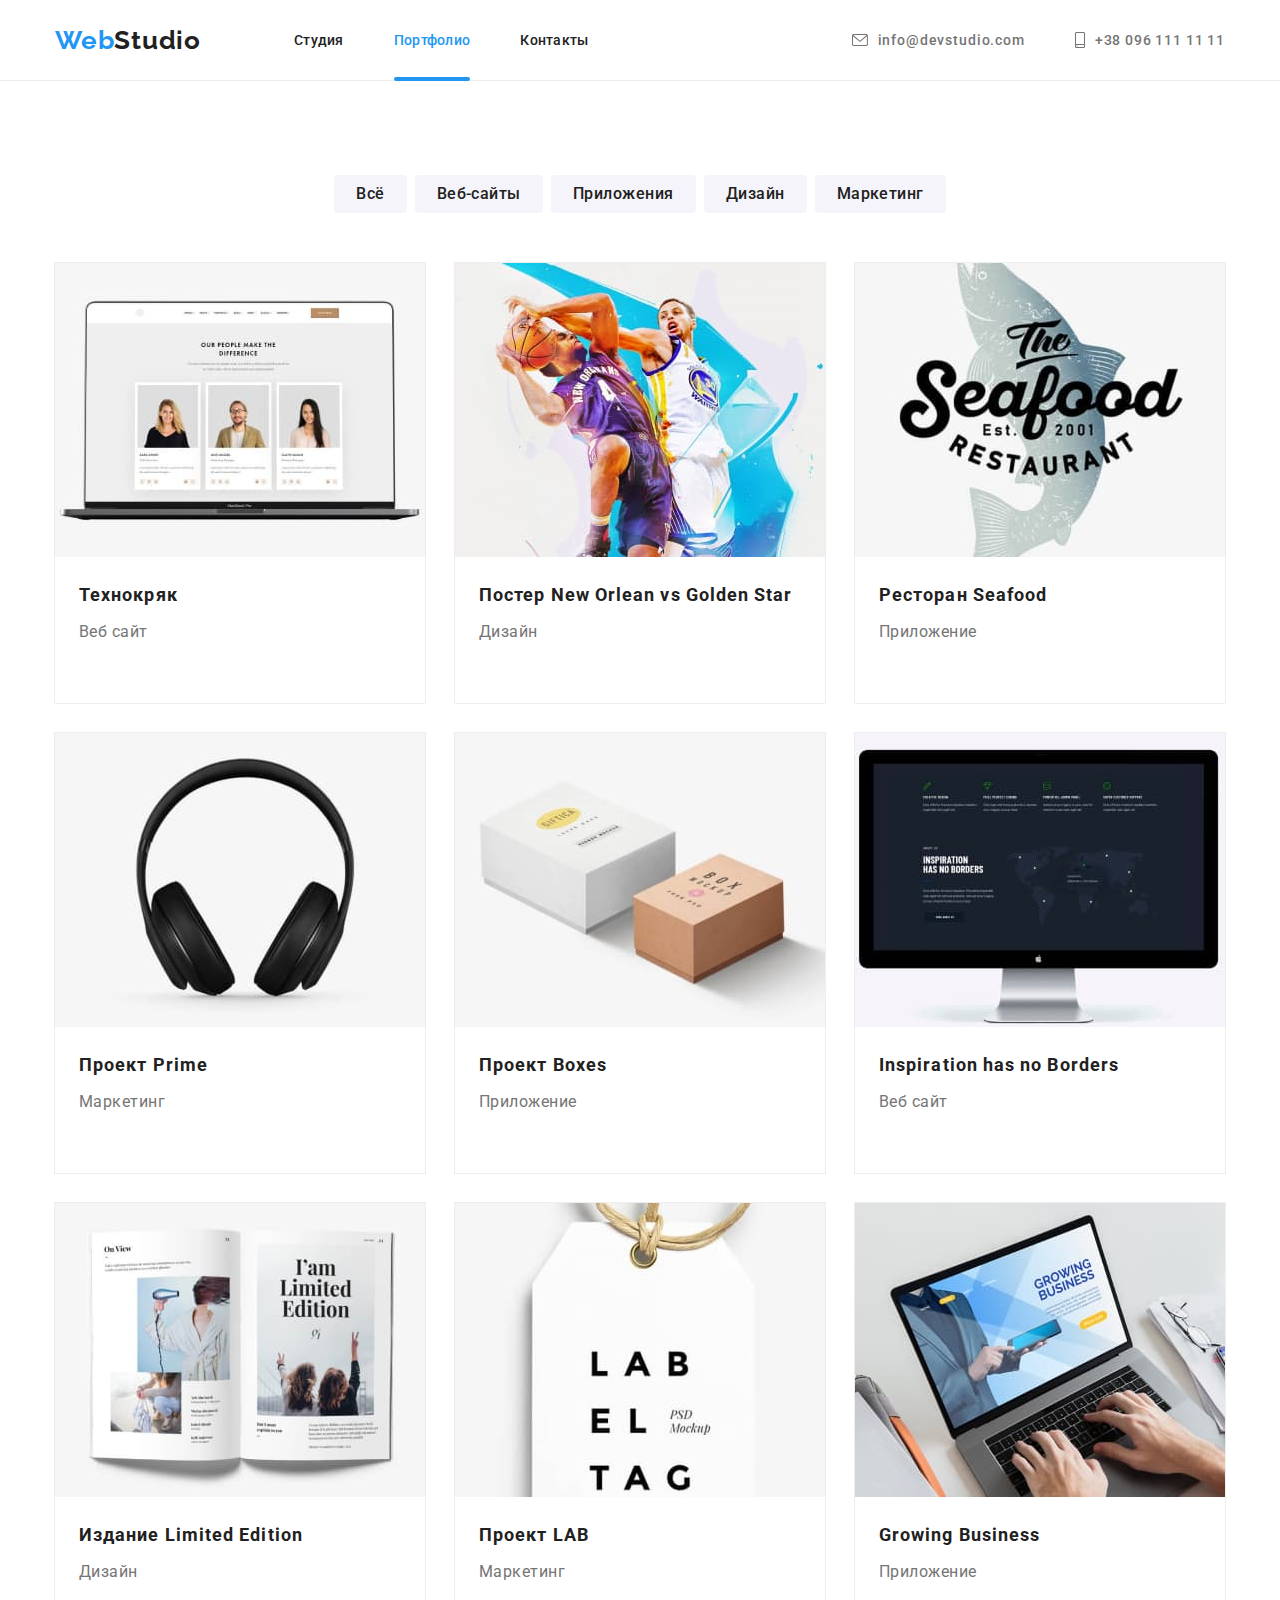
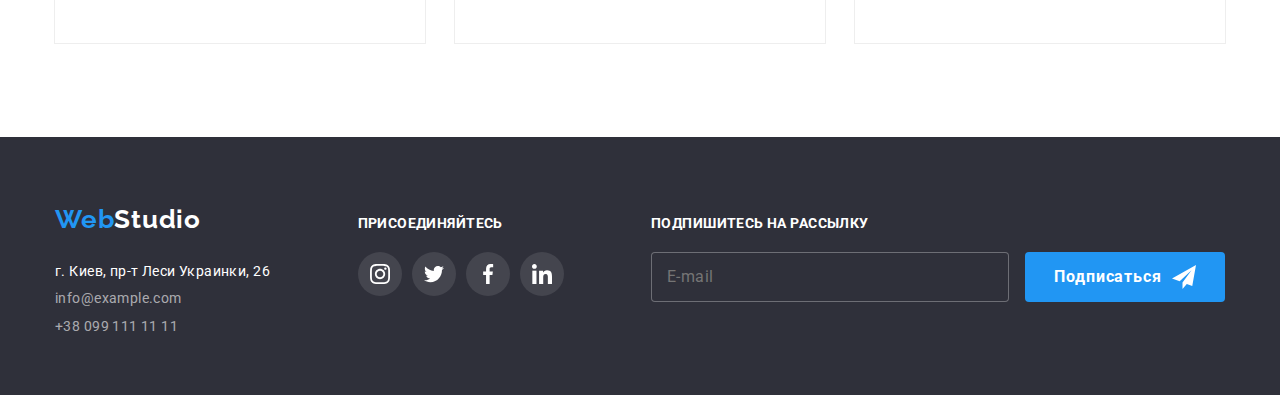
<file: portfolio.html>
<!DOCTYPE html>
<html lang="en">
<head>
    <meta charset="UTF-8">
    <meta http-equiv="X-UA-Compatible" content="IE=edge">
    <meta name="viewport" content="width=device-width, initial-scale=1.0">
    <title>Портфолио</title>    
    <link rel="stylesheet" href="./css/main.min.css">
    <link rel="preconnect" href="https://fonts.gstatic.com">
    <link href="https://fonts.googleapis.com/css2?family=Raleway:wght@700&family=Roboto:wght@400;500;700;900&display=swap"
        rel="stylesheet">
</head>
<body>
    <!--Шапка сайта-->
    <header class="header">
        <div class="container header__container">
            <a class="logo" href="">
                Web<span class="logo__subtext logo__subtext--black">Studio</span>
            </a>
            <nav class="nav">
                <ul class="nav__list">
                    <li class="nav__item">
                        <a class="nav__link" href="./index.html">Студия</a>
                    </li>
    
                    <li class="nav__item">
                        <a class="nav__link nav__link--current" href="./portfolio.html">Портфолио</a>
                    </li>
    
                    <li class="nav__item">
                        <a class="nav__link" href="">Контакты</a>
                    </li>
                </ul>
            </nav>
    
            <ul class="header-contacts">
                <li class="header-contacts__item">
                    <a class="header-contacts__link" href="mailto:info@devstudio.com">
                        <svg class="header-contacts__icon" width="16" height="12">
                            <use href="./images/icon.svg#mail"></use>
                        </svg>info@devstudio.com</a>
                </li>
    
                <li class="header-contacts__item">
                    <a class="header-contacts__link" href="tel:+380961111111">
                        <svg class="header-contacts__icon" width="10" height="16">
                            <use href="./images/icon.svg#tel"></use>
                        </svg>+38 096 111 11 11</a>
                </li>
            </ul>
            <button class="header__mobal-meny js-open-menu" aria-expanded="false" aria-controls="mobile-menu">
                <svg class="header__mobal-icon">
                    <use href="./images/icon.svg#menu"></use>
                </svg>
            </button>
        </div>
    
    </header>
    
    <main>
        <section class="portfolio">
            <!-- <h1> Портфолио работ </h1> -->
            <div class="container portfolio__container">
                <ul class="filters__list">
                    <li class="filters__item">
                        <button class="filters__button">Всё</button>
                    </li>

                    <li class="filters__item">
                        <button class="filters__button">Веб-сайты</button>
                    </li>

                    <li class="filters__item">
                        <button class="filters__button">Приложения</button>
                    </li>

                    <li class="filters__item">
                        <button class="filters__button">Дизайн</button>
                    </li>

                    <li class="filters__item">
                        <button class="filters__button">Маркетинг</button>
                    </li>
                </ul>
            
                <ul class="examples__list">
                    <li class="examples__item">
                        <a class="examples__link" href="">
                            <div class="examples__tumb">
                                <img
                                class="examples__image"
                                srcset="./images/technocruck.jpg 1x, ./images/technocruck@2x.jpg 2x"
                                src="./images/technocruck.jpg" 
                                alt="ноутбук с открытыми веб-сайтом">
                                <div class="examples__description">
                                    <p>Технокряк это современная площадка распространения коронавируса. Компании используют эту платформу для цифрового
                                    шпионажа и атак на защищённые сервера конкурентов.</p>
                                </div>
                            </div>
                            <div class="examples__box">
                                <h2 class="examples__title"> Технокряк </h2>
                                <p class="examples__text"> Веб сайт </p>
                            </div>
                        </a>
                    </li>
            
                    <li class="examples__item">
                        <a class="examples__link" href="">
                            <div class="examples__tumb">
                                <img
                                class="examples__image"
                                srcset="./images/basketball.jpg 1x, ./images/basketball@2x.jpg 2x"
                                src="./images/basketball.jpg" 
                                alt="игра в баскетбол">
                                <div class="examples__description">
                                    <p>Технокряк это современная площадка распространения коронавируса. Компании используют эту платформу для цифрового
                                        шпионажа и атак на защищённые сервера конкурентов.</p>
                                </div>
                            </div>
                            <div class="examples__box">
                                <h2 class="examples__title"> Постер New Orlean vs Golden Star </h2>
                                <p class="examples__text"> Дизайн </p>
                            </div>
                        </a>
                    </li>
            
                    <li class="examples__item">
                        <a class="examples__link" href="">
                            <div class="examples__tumb">
                                <img
                                class="examples__image"
                                srcset="./images/fish.jpg 1x, ./images/fish@2x.jpg 2x"
                                src="./images/fish.jpg"
                                alt="эмблема ресторана seafood с рыбой">
                                <div class="examples__description">
                                    <p>Технокряк это современная площадка распространения коронавируса. Компании используют эту платформу для цифрового
                                        шпионажа и атак на защищённые сервера конкурентов.</p>
                                </div>
                            </div>
                            <div class="examples__box">
                                <h2 class="examples__title"> Ресторан Seafood </h2>
                                <p class="examples__text"> Приложение </p>
                            </div>
                        </a>
                    </li>
            
                    <li class="examples__item">
                        <a class="examples__link" href="">
                            <div class="examples__tumb">
                                <img
                                class="examples__image"
                                srcset="./images/headphones.jpg 1x, ./images/headphones@2x.jpg 2x"
                                src="./images/headphones.jpg"
                                alt="фото наушников">
                                <div class="examples__description">
                                    <p>Технокряк это современная площадка распространения коронавируса. Компании используют эту платформу для цифрового
                                        шпионажа и атак на защищённые сервера конкурентов.</p>
                                </div>
                            </div>
                            <div class="examples__box">
                                <h2 class="examples__title"> Проект Prime </h2>
                                <p class="examples__text"> Маркетинг </p>
                            </div>
                        </a>
                    </li>
            
                    <li class="examples__item">
                        <a class="examples__link" href="">
                            <div class="examples__tumb">
                                <img
                                class="examples__image"
                                srcset="./images/boxed.jpg 1x, ./images/boxed@2x.jpg 2x"
                                src="./images/boxed.jpg"
                                alt="коробочки">
                                <div class="examples__description">
                                    <p>Технокряк это современная площадка распространения коронавируса. Компании используют эту платформу для цифрового
                                        шпионажа и атак на защищённые сервера конкурентов.</p>
                                </div>
                            </div>
                            <div class="examples__box">
                                <h2 class="examples__title"> Проект Boxes </h2>
                                <p class="examples__text"> Приложение </p>
                            </div>
                        </a>
                    </li>
            
                    <li class="examples__item">
                        <a class="examples__link" href="">
                            <div class="examples__tumb">
                                <img
                                class="examples__image"
                                srcset="./images/minitor-borders.jpg 1x, ./images/minitor-borders@2x.jpg 2x"
                                src="./images/minitor-borders.jpg"
                                alt="монитор с открытым веб-сайтом">
                                <div class="examples__description">
                                    <p>Технокряк это современная площадка распространения коронавируса. Компании используют эту платформу для цифрового
                                        шпионажа и атак на защищённые сервера конкурентов.</p>
                                </div>
                            </div>
                            <div class="examples__box">
                                <h2 class="examples__title"> Inspiration has no Borders </h2>
                                <p class="examples__text"> Веб сайт </p>
                            </div>
                        </a>
                    </li>
            
                    <li class="examples__item">
                        <a class="examples__link" href="">
                            <div class="examples__tumb">
                                <img
                                class="examples__image"
                                srcset="./images/book.jpg 1x, ./images/book@2x.jpg 2x"
                                src="./images/book.jpg"
                                alt="открытая книга">
                                <div class="examples__description">
                                    <p>Технокряк это современная площадка распространения коронавируса. Компании используют эту платформу для цифрового
                                        шпионажа и атак на защищённые сервера конкурентов.</p>
                                </div>
                            </div>
                            <div class="examples__box">
                                <h2 class="examples__title"> Издание Limited Edition </h2>
                                <p class="examples__text"> Дизайн </p>
                            </div>
                        </a>
                    </li>
            
                    <li class="examples__item">
                        <a class="examples__link" href="">
                            <div class="examples__tumb">
                                <img
                                class="examples__image"
                                srcset="./images/lab-project.jpg 1x, ./images/lab-project@2x.jpg 2x"
                                src="./images/lab-project.jpg"
                                alt="проект лаб">
                                <div class="examples__description">
                                    <p>Технокряк это современная площадка распространения коронавируса. Компании используют эту платформу для цифрового
                                        шпионажа и атак на защищённые сервера конкурентов.</p>
                                </div>
                            </div>
                            <div class="examples__box">
                                <h2 class="examples__title"> Проект LAB </h2>
                                <p class="examples__text"> Маркетинг </p>
                            </div>
                        </a>
                    </li>
            
                    <li class="examples__item">
                        <a class="examples__link" href="">
                            <div class="examples__tumb">
                                <img
                                class="examples__image"
                                srcset="./images/notebook.jpg 1x, ./images/notebook@2x.jpg 2x"
                                src="./images/notebook.jpg"
                                alt="открытый веб-сайт на ноутбуке">
                                <div class="examples__description">
                                    <p>Технокряк это современная площадка распространения коронавируса. Компании используют эту платформу для цифрового
                                        шпионажа и атак на защищённые сервера конкурентов.</p>
                                </div>
                            </div>
                            <div class="examples__box">
                                <h2 class="examples__title"> Growing Business </h2>
                                <p class="examples__text"> Приложение </p>
                            </div>
                        </a>
                    </li>
                    
                </ul>
            </div>
        </section>
        
    </main>
    
    <!--Футер-->
    <footer class="footer">
        <div class="container footer__container">
    
            <div class="footer-contacts">
                <a class="logo" href="">
                    Web<span class="logo__subtext logo__subtext--white">Studio</span>
                </a>
    
                <address class="footer-contacts__info">
                    <ul class="footer-contacts__list">
                        <li class="footer-contacts__item">
                            <a class="footer-contacts__link footer-contacts__link--white">г. Киев, пр-т Леси Украинки,
                                26</a>
                        </li>
    
                        <li class="footer-contacts__item">
                            <a class="footer-contacts__link footer-contacts__link--white60"
                                href="meilto:info@example.com">info@example.com</a>
                        </li>
    
                        <li class="footer-contacts__item">
                            <a class="footer-contacts__link footer-contacts__link--white60" href="tel:+380991111111">+38 099
                                111 11 11</a>
                        </li>
                    </ul>
    
                </address>
            </div>
    
            <div class="footer-social">
                <p class="footer-social__text">Присоединяйтесь</p>
    
                <ul class="social">
                    <li class="social__item">
                        <a class="social__link social__link--footer" href="">
                            <svg class="social__icon">
                                <use href="./images/icon.svg#instagram"></use>
                            </svg>
                        </a>
                    </li>
    
                    <li class="social__item">
                        <a class="social__link social__link--footer" href="">
                            <svg class="social__icon">
                                <use href="./images/icon.svg#twitter"></use>
                            </svg>
                        </a>
                    </li>
    
                    <li class="social__item">
                        <a class="social__link social__link--footer" href="">
                            <svg class="social__icon">
                                <use href="./images/icon.svg#facebook"></use>
                            </svg>
                        </a>
                    </li>
    
                    <li class="social__item">
                        <a class="social__link social__link--footer" href="">
                            <svg class="social__icon">
                                <use href="./images/icon.svg#linkedin"></use>
                            </svg>
                        </a>
                    </li>
                </ul>
            </div>
    
            <div class="subscribe">
                <p class="subscribe__text">Подпишитесь на рассылку</p>
    
                <form class="subscribe-form">
                    <input class="subscribe-form__input" type="email" name="studia" id="my-mail" placeholder="E-mail">
    
                    <button type="submit" class="subscribe-button">
                        Подписаться
                        <svg class="subscribe-button__icon">
                            <use href="./images/icon.svg#telega"></use>
                        </svg>
                    </button>
    
                </form>
            </div>
    
        </div>
    
    </footer>

    <div class="mobile-meny js-menu-container" id="mobile-menu">
        <button class="mobile-meny__close js-close-menu">
            <svg class="mobile-meny__icon">
                <use href="./images/icon.svg#close-modal"></use>
            </svg>
        </button>
    
        <ul class="mobile-nav">
            <li class="mobile-nav__item">
                <a class="mobile-nav__link" href="./index.html">Студия</a>
            </li>
    
            <li class="mobile-nav__item">
                <a class="mobile-nav__link mobile-nav__link--current" href="./portfolio.html">Портфолио</a>
            </li>
    
            <li class="mobile-nav__item">
                <a class="mobile-nav__link" href="">Контакты</a>
            </li>
        </ul>
    
        <ul class="mobile-contact">
            <li class="mobile-contact__item">
                <a class="mobile-contact__link mobile-contact__tel" href="tel:+380961111111">
                    +38 096 111 11 11
                </a>
            </li>
    
            <li class="mobile-contact__item">
                <a class="mobile-contact__link mobile-contact__mail" href="mailto:info@devstudio.com">
                    info@devstudio.com
                </a>
            </li>
        </ul>
    
        <ul class="mobile-social">
            <li class="mobile-social__item">
                <a class="mobile-social__link" href="">Instagram</a>
            </li>
    
            <li class="mobile-social__item">
                <a class="mobile-social__link" href="">Twitter</a>
            </li>
    
            <li class="mobile-social__item">
                <a class="mobile-social__link" href="">Facebook</a>
            </li>
    
            <li class="mobile-social__item">
                <a class="mobile-social__link" href="">LinkedIn</a>
            </li>
        </ul>
    </div>
    <script defer src="./js/mobile-menu.js"></script>
</body>
</html>
</file>
<file: css/main.min.css>
/*! modern-normalize v1.0.0 | MIT License | https://github.com/sindresorhus/modern-normalize */*,*::before,*::after{-webkit-box-sizing:border-box;box-sizing:border-box}:root{-moz-tab-size:4;-o-tab-size:4;tab-size:4}html{line-height:1.15;-webkit-text-size-adjust:100%}body{margin:0;padding:0}body{font-family:system-ui,-apple-system,"Segoe UI",Roboto,Helvetica,Arial,sans-serif,"Apple Color Emoji","Segoe UI Emoji"}body a{text-decoration:none}button{border:none}hr{height:0;color:inherit}abbr[title]{-webkit-text-decoration:underline dotted;text-decoration:underline dotted}b,strong{font-weight:bolder}code,kbd,samp,pre{font-family:ui-monospace, SFMono-Regular, Consolas, 'Liberation Mono', Menlo, monospace;font-size:1em}small{font-size:80%}sub,sup{font-size:75%;line-height:0;position:relative;vertical-align:baseline}sub{bottom:-0.25em}sup{top:-0.5em}table{text-indent:0;border-color:inherit}button,input,optgroup,select,textarea{font-family:inherit;font-size:100%;line-height:1.15;margin:0}address{font-style:normal}ul{list-style:none}button,select{text-transform:none}button,[type='button'],[type='reset'],[type='submit']{-webkit-appearance:button}::-moz-focus-inner{border-style:none;padding:0}:-moz-focusring{outline:1px dotted ButtonText}:-moz-ui-invalid{box-shadow:none}legend{padding:0}progress{vertical-align:baseline}::-webkit-inner-spin-button,::-webkit-outer-spin-button{height:auto}[type='search']{-webkit-appearance:textfield;outline-offset:-2px}::-webkit-search-decoration{-webkit-appearance:none}::-webkit-file-upload-button{-webkit-appearance:button;font:inherit}summary{display:list-item}body{font-family:'Roboto', sans-serif}*{-webkit-box-sizing:border-box;box-sizing:border-box;margin:0;padding:0}.container{min-width:320px;max-width:1600px;padding:0 15px;margin:0 auto}@media (min-width: 480px){.container{width:480px}}@media (min-width: 768px){.container{width:768px}}@media (min-width: 1200px){.container{width:1200px}}.logo{font-family:'Raleway', sans-serif;color:#2196f3;font-weight:700;font-size:26px;line-height:1.71;letter-spacing:0.03em}.logo__subtext--black{color:#212121}.logo__subtext--white{color:#fff}.header{border-bottom:1px solid #ececec}.header__container{padding:0 15px;display:-webkit-box;display:-ms-flexbox;display:flex;-webkit-box-align:center;-ms-flex-align:center;align-items:center}.header__mobal-meny{margin-left:auto;display:-webkit-box;display:-ms-flexbox;display:flex;-webkit-box-pack:center;-ms-flex-pack:center;justify-content:center;-webkit-box-align:center;-ms-flex-align:center;align-items:center;width:40px;height:40px;background-color:#fff;fill:#000;-webkit-transition:fill 250ms cubic-bezier(0.4, 0, 0.2, 1);transition:fill 250ms cubic-bezier(0.4, 0, 0.2, 1)}@media (min-width: 768px){.header__mobal-meny{display:none}}.header__mobal-meny:hover,.header__mobal-meny:focus{fill:#2196f3}.header__mobal-icon{width:24px;height:16px}.nav{display:none}@media (min-width: 768px){.nav{display:block;margin-left:88px}}@media (min-width: 1200px){.nav{margin-left:93px}}.nav__list{display:-webkit-box;display:-ms-flexbox;display:flex;-webkit-box-align:center;-ms-flex-align:center;align-items:center}.nav__item{display:-webkit-inline-box;display:-ms-inline-flexbox;display:inline-flex;margin-right:50px;position:relative}.nav__item:last-child{margin-right:0px}.nav__link{padding:32px 0;color:#212121;font-weight:500;font-size:14px;line-height:1.17;letter-spacing:0.02em;-webkit-transition:color 250ms cubic-bezier(0.4, 0, 0.2, 1);transition:color 250ms cubic-bezier(0.4, 0, 0.2, 1)}.nav__link:hover,.nav__link:focus{color:#2196f3}.nav__link--current{color:#2196f3}.nav__link--current::after{content:'';position:absolute;border-radius:2px;left:0;bottom:-1px;width:100%;height:4px;background-color:#2196f3}.header-contacts{display:block;display:none;-webkit-box-align:center;-ms-flex-align:center;align-items:center;margin-left:auto;-webkit-box-orient:vertical;-webkit-box-direction:normal;-ms-flex-direction:column;flex-direction:column}@media (min-width: 768px){.header-contacts{display:block}}@media (min-width: 1200px){.header-contacts{display:-webkit-box;display:-ms-flexbox;display:flex;-webkit-box-orient:horizontal;-webkit-box-direction:normal;-ms-flex-direction:row;flex-direction:row}}.header-contacts__item:first-child{margin-bottom:10px}@media (min-width: 1200px){.header-contacts__item:first-child{margin-bottom:0px;margin-right:50px}}.header-contacts__link{color:#757575;font-weight:500;font-size:14px;line-height:1.36;letter-spacing:0.06em;display:-webkit-box;display:-ms-flexbox;display:flex;-webkit-box-align:center;-ms-flex-align:center;align-items:center;-webkit-transition:color 250ms cubic-bezier(0.4, 0, 0.2, 1);transition:color 250ms cubic-bezier(0.4, 0, 0.2, 1)}.header-contacts__link:hover,.header-contacts__link:focus,.header-contacts__link:active{color:#2196f3}.header-contacts__icon{margin-right:10px;fill:currentColor}.hero{min-width:320px;max-width:1600px;margin-left:auto;margin-right:auto;height:400px;background-position:center;background-size:cover;background-image:-webkit-gradient(linear, left top, right top, from(rgba(47,48,58,0.4)), to(rgba(47,48,58,0.4))),url(../images/hero-mobile.jpg);background-image:linear-gradient(to right, rgba(47,48,58,0.4), rgba(47,48,58,0.4)),url(../images/hero-mobile.jpg)}@media screen and (min-device-pixel-ratio: 2), screen and (-webkit-min-device-pixel-ratio: 2), screen and (min-resolution: 192dpi), screen and (min-resolution: 2dppx){.hero{background-image:-webkit-gradient(linear, left top, right top, from(rgba(47,48,58,0.4)), to(rgba(47,48,58,0.4))),url(../images/hero-mobile@2x.jpg);background-image:linear-gradient(to right, rgba(47,48,58,0.4), rgba(47,48,58,0.4)),url(../images/hero-mobile@2x.jpg)}}@media (min-width: 768px){.hero{background-image:-webkit-gradient(linear, left top, right top, from(rgba(47,48,58,0.4)), to(rgba(47,48,58,0.4))),url(../images/hero-tablet.jpg);background-image:linear-gradient(to right, rgba(47,48,58,0.4), rgba(47,48,58,0.4)),url(../images/hero-tablet.jpg)}}@media (min-device-pixel-ratio: 2), (-webkit-min-device-pixel-ratio: 2), (min-resolution: 192dpi), (min-resolution: 2dppx), (min-width: 768px){.hero{background-image:-webkit-gradient(linear, left top, right top, from(rgba(47,48,58,0.4)), to(rgba(47,48,58,0.4))),url(../images/hero-tablet@2x.jpg);background-image:linear-gradient(to right, rgba(47,48,58,0.4), rgba(47,48,58,0.4)),url(../images/hero-tablet@2x.jpg)}}@media (min-width: 1200px){.hero{height:600px;background-image:-webkit-gradient(linear, left top, right top, from(rgba(47,48,58,0.4)), to(rgba(47,48,58,0.4))),url(../images/hero-desktop.jpg);background-image:linear-gradient(to right, rgba(47,48,58,0.4), rgba(47,48,58,0.4)),url(../images/hero-desktop.jpg)}}@media (min-device-pixel-ratio: 2), (-webkit-min-device-pixel-ratio: 2), (min-resolution: 192dpi), (min-resolution: 2dppx), (min-width: 1200px){.hero{background-image:-webkit-gradient(linear, left top, right top, from(rgba(47,48,58,0.4)), to(rgba(47,48,58,0.4))),url(../images/hero-desktop@2x.jpg);background-image:linear-gradient(to right, rgba(47,48,58,0.4), rgba(47,48,58,0.4)),url(../images/hero-desktop@2x.jpg)}}.hero__container{padding:118px 0}@media (min-width: 1200px){.hero__container{padding:200px 0}}.hero__title{color:#fff;text-transform:uppercase;text-align:center;font-weight:900;font-size:26px;line-height:1.66;letter-spacing:0.06em;max-width:360px;margin-left:auto;margin-right:auto}@media (min-width: 1200px){.hero__title{max-width:696px;font-size:44px;line-height:1.36}}.hero__button{display:-webkit-box;display:-ms-flexbox;display:flex;color:#fff;background-color:#2196f3;font-weight:700;font-size:16px;line-height:1.88;letter-spacing:0.06em;padding:10px 32px;border-radius:4px;margin-top:30px;margin-left:auto;margin-right:auto}.advant__container{padding:60px 15px}.advantages{-webkit-box-pack:center;-ms-flex-pack:center;justify-content:center}@media (min-width: 768px){.advantages{display:-webkit-box;display:-ms-flexbox;display:flex;-ms-flex-wrap:wrap;flex-wrap:wrap;margin-top:-30px;margin-left:-30px}}@media (min-width: 768px){.advantages__item{-ms-flex-preferred-size:calc(100% / 2 - 30px);flex-basis:calc(100% / 2 - 30px);margin-top:30px;margin-left:30px}}@media (min-width: 1200px){.advantages__item{-ms-flex-preferred-size:calc(100% / 4 - 30px);flex-basis:calc(100% / 4 - 30px);margin-top:30px;margin-left:30px}}@media (max-width: 767px){.advantages__item:not(:last-child){margin-bottom:30px}}.advantages__icon{margin-bottom:30px;height:120px;border-radius:4px;background-color:#f5f4fa;display:-webkit-box;display:-ms-flexbox;display:flex;-webkit-box-pack:center;-ms-flex-pack:center;justify-content:center;-webkit-box-align:center;-ms-flex-align:center;align-items:center}.advantages__title{color:#212121;text-transform:uppercase;font-weight:700;font-size:14px;line-height:1.36;letter-spacing:0.03em;margin-bottom:10px}@media (max-width: 767px){.advantages__title{text-align:center}}.advantages__text{color:#757575;font-weight:400;font-size:14px;line-height:1.71;letter-spacing:0.03em}.working{display:none}@media (min-width: 1200px){.working{display:block}}.working__conteiner{padding:0 15px 94px}.working__title{color:#212121;text-align:center;font-weight:700;font-size:36px;line-height:1.17;letter-spacing:0.03em}.employment{display:-webkit-box;display:-ms-flexbox;display:flex;margin:50px auto 0px}.employment__item{margin-left:30px;position:relative}.employment__item:first-child{margin-left:0px}.employment__text{position:absolute;width:100%;bottom:0;padding:27px 0;text-align:center;background-color:rgba(47,48,58,0.8);color:#fff;font-weight:700;font-size:14px;line-height:1.17;letter-spacing:0.03em;text-transform:uppercase}.client__container{padding-top:60px;padding-bottom:60px}.client__title{margin-bottom:30px;color:var(--black-text);text-align:center;font-weight:700;font-size:28px;line-height:1.17;letter-spacing:0.03em}.clients{display:-webkit-box;display:-ms-flexbox;display:flex;-ms-flex-wrap:wrap;flex-wrap:wrap;margin-left:-30px;margin-top:-30px}.clients__item{-ms-flex-preferred-size:calc(100% / 2 - 30px);flex-basis:calc(100% / 2 - 30px);margin-left:30px;margin-top:30px}@media (min-width: 768px){.clients__item{-ms-flex-preferred-size:calc(100% / 3 - 30px);flex-basis:calc(100% / 3 - 30px)}}@media (min-width: 1200px){.clients__item{-ms-flex-preferred-size:calc(100% / 6 - 30px);flex-basis:calc(100% / 6 - 30px)}}.clients__link{height:90px;display:-webkit-box;display:-ms-flexbox;display:flex;-webkit-box-pack:center;-ms-flex-pack:center;justify-content:center;-webkit-box-align:center;-ms-flex-align:center;align-items:center;fill:#afb1b8;border:1px solid #afb1b8;border-radius:4px;-webkit-transition:fill 250ms cubic-bezier(0.4, 0, 0.2, 1),border 250ms cubic-bezier(0.4, 0, 0.2, 1);transition:fill 250ms cubic-bezier(0.4, 0, 0.2, 1),border 250ms cubic-bezier(0.4, 0, 0.2, 1)}.clients__link:hover,.clients__link:focus{fill:#2196f3;border:1px solid #2196f3}.footer{background-color:#2f303a}.footer__container{padding:60px 15px}@media (min-width: 768px){.footer__container{display:-webkit-box;display:-ms-flexbox;display:flex;-ms-flex-wrap:wrap;flex-wrap:wrap;-webkit-box-align:baseline;-ms-flex-align:baseline;align-items:baseline;-webkit-box-pack:center;-ms-flex-pack:center;justify-content:center}}@media (min-width: 1200px){.footer__container{-ms-flex-wrap:nowrap;flex-wrap:nowrap;-webkit-box-pack:justify;-ms-flex-pack:justify;justify-content:space-between}}.footer-contacts{text-align:center;margin-bottom:60px}@media (min-width: 768px){.footer-contacts{margin-bottom:0px}}@media (min-width: 1200px){.footer-contacts{text-align:left}}.footer-contacts__info{margin-top:20px}.footer-contacts__item:not(:first-child){margin-top:9px}.footer-contacts__link{font-weight:400;font-size:14px;line-height:1.71px;letter-spacing:0.03em;-webkit-transition:color 250ms cubic-bezier(0.4, 0, 0.2, 1);transition:color 250ms cubic-bezier(0.4, 0, 0.2, 1)}.footer-contacts__link:hover,.footer-contacts__link:focus,.footer-contacts__link:active{color:#2196f3}.footer-contacts__link--white{color:#fff}.footer-contacts__link--white60{color:rgba(255,255,255,0.6)}.footer-social{margin-bottom:60px;-webkit-box-pack:center;-ms-flex-pack:center;justify-content:center;-webkit-box-align:center;-ms-flex-align:center;align-items:center}@media (min-width: 768px){.footer-social{margin-left:165px;margin-bottom:0px}}@media (min-width: 1200px){.footer-social{margin-left:0px}}.footer-social__text{text-align:center;color:#fff;text-transform:uppercase;font-weight:700;font-size:14px;line-height:1.17;letter-spacing:0.03em;margin-bottom:20px}@media (min-width: 1200px){.footer-social__text{text-align:left}}.subscribe__text{margin-bottom:20px;text-align:center;color:#fff;text-transform:uppercase;font-weight:700;font-size:14px;line-height:1.17;letter-spacing:0.03em}@media (min-width: 1200px){.subscribe__text{text-align:left}}@media (min-width: 480px){.subscribe{width:450px}}@media (min-width: 768px){.subscribe{margin-top:60px}}@media (min-width: 1200px){.subscribe{width:auto;margin-top:0px}}.subscribe-form{text-align:center}.subscribe-form__input{display:-webkit-inline-box;display:-ms-inline-flexbox;display:inline-flex;margin-bottom:20px;width:100%;height:50px;border:1px solid rgba(255,255,255,0.3);border-radius:4px;padding-left:15px;font-weight:400;font-size:16px;line-height:20px;letter-spacing:0.03em;background-color:#2f303a}@media (min-width: 768px){.subscribe-form__input{width:450px}}@media (min-width: 1200px){.subscribe-form__input{width:358px;margin-bottom:0px}}.subscribe-button{display:-webkit-inline-box;display:-ms-inline-flexbox;display:inline-flex;-webkit-box-pack:center;-ms-flex-pack:center;justify-content:center;-webkit-box-align:center;-ms-flex-align:center;align-items:center;width:200px;height:50px;font-weight:700;font-size:16px;line-height:1.88;letter-spacing:0.06em;color:#fff;background-color:#2196f3;border-radius:4px;cursor:pointer}@media (min-width: 1200px){.subscribe-button{margin-left:12px}}.subscribe-button__icon{margin-left:10px;width:24px;height:24px}.social{display:-webkit-box;display:-ms-flexbox;display:flex;-webkit-box-pack:center;-ms-flex-pack:center;justify-content:center}.social__item:not(:first-child){margin-left:10px}.social__link{display:inline-block;border-radius:50%;width:44px;height:44px;display:-webkit-box;display:-ms-flexbox;display:flex;-webkit-box-pack:center;-ms-flex-pack:center;justify-content:center;-webkit-box-align:center;-ms-flex-align:center;align-items:center;-webkit-transition:background-color 250ms cubic-bezier(0.4, 0, 0.2, 1);transition:background-color 250ms cubic-bezier(0.4, 0, 0.2, 1)}.social__link--team{color:#afb1b8}.social__link--team:hover,.social__link--team:focus{color:#fff;background-color:#2196f3}.social__link--footer{background-color:rgba(255,255,255,0.1);color:#fff}.social__link--footer:hover,.social__link--footer:focus{background-color:#2196f3}.social__icon{width:20px;height:20px;fill:currentColor}.team{background-color:#f5f4fa}.team__container{padding:60px 15px}.team__title{margin-bottom:30px;color:#212121;text-align:center;font-weight:700;font-size:28px;line-height:1.17;letter-spacing:0.03em}@media (min-width: 768px){.team__list{display:-webkit-box;display:-ms-flexbox;display:flex;-ms-flex-wrap:wrap;flex-wrap:wrap;margin-top:-30px;margin-left:-30px}}.team__image{display:block;width:100%}.team__item{background-color:#fff;border-radius:0px 0px 4px 4px;-webkit-box-shadow:0px 1px 3px rgba(0,0,0,0.12),0px 1px 1px rgba(0,0,0,0.14),0px 2px 1px rgba(0,0,0,0.2);box-shadow:0px 1px 3px rgba(0,0,0,0.12),0px 1px 1px rgba(0,0,0,0.14),0px 2px 1px rgba(0,0,0,0.2)}@media (min-width: 768px){.team__item{-ms-flex-preferred-size:calc(100% / 2 - 30px);flex-basis:calc(100% / 2 - 30px);margin-top:30px;margin-left:30px}}@media (min-width: 1200px){.team__item{-ms-flex-preferred-size:calc(100% / 4 - 30px);flex-basis:calc(100% / 4 - 30px);margin-top:30px;margin-left:30px}}@media (max-width: 767px){.team__item{margin-bottom:30px}}.team__item:last-child{margin-bottom:0}.team__box{padding:30px 0 24px 0}.team__name{color:#212121;text-align:center;font-weight:500;font-size:16px;line-height:1.17;letter-spacing:0.03em}.team__position{color:#757575;text-align:center;font-weight:400;font-size:16px;line-height:1.17;letter-spacing:0.03em;margin-top:10px;margin-bottom:16px}.portfolio__container{padding-top:60px;padding-bottom:60px}@media (min-width: 1200px){.portfolio__container{padding-top:94px;padding-bottom:94px}}.filters__list{display:-webkit-box;display:-ms-flexbox;display:flex;-ms-flex-wrap:wrap;flex-wrap:wrap;margin-left:-8px;margin-top:-15px;margin-bottom:30px}@media (min-width: 768px){.filters__list{-webkit-box-pack:center;-ms-flex-pack:center;justify-content:center;margin-bottom:40px}}@media (min-width: 1200px){.filters__list{margin-bottom:50px}}.filters__item{margin-left:8px;margin-top:15px}.filters__button{text-align:center;font-weight:500;font-size:16px;line-height:1.62;letter-spacing:0.03em;color:#212121;background-color:#f5f4fa;padding:6px 22px;border-radius:4px;-webkit-transition:color 250ms cubic-bezier(0.4, 0, 0.2, 1),background-color 250ms cubic-bezier(0.4, 0, 0.2, 1),-webkit-box-shadow 250ms cubic-bezier(0.4, 0, 0.2, 1);transition:color 250ms cubic-bezier(0.4, 0, 0.2, 1),background-color 250ms cubic-bezier(0.4, 0, 0.2, 1),-webkit-box-shadow 250ms cubic-bezier(0.4, 0, 0.2, 1);transition:color 250ms cubic-bezier(0.4, 0, 0.2, 1),background-color 250ms cubic-bezier(0.4, 0, 0.2, 1),box-shadow 250ms cubic-bezier(0.4, 0, 0.2, 1);transition:color 250ms cubic-bezier(0.4, 0, 0.2, 1),background-color 250ms cubic-bezier(0.4, 0, 0.2, 1),box-shadow 250ms cubic-bezier(0.4, 0, 0.2, 1),-webkit-box-shadow 250ms cubic-bezier(0.4, 0, 0.2, 1)}.filters__button:hover,.filters__button:focus,.filters__button:active{color:#fff;background-color:#2196f3;-webkit-box-shadow:0px 3px 1px rgba(0,0,0,0.1),0px 1px 2px rgba(0,0,0,0.08),0px 2px 2px rgba(0,0,0,0.12);box-shadow:0px 3px 1px rgba(0,0,0,0.1),0px 1px 2px rgba(0,0,0,0.08),0px 2px 2px rgba(0,0,0,0.12);cursor:pointer}@media (min-width: 768px){.examples__list{display:-webkit-box;display:-ms-flexbox;display:flex;-ms-flex-wrap:wrap;flex-wrap:wrap;margin-left:-30px;margin-top:-30px}}.examples__item{display:-webkit-box;display:-ms-flexbox;display:flex;-webkit-box-sizing:border-box;box-sizing:border-box;outline:1px solid #eeeeee}@media (min-width: 480px){.examples__item{width:450px;height:404px}}@media (min-width: 768px){.examples__item{width:354px;height:440px;-ms-flex-preferred-size:calc(100% / 2 - 30px);flex-basis:calc(100% / 2 - 30px);margin-left:30px;margin-top:30px}}@media (min-width: 1200px){.examples__item{-ms-flex-preferred-size:calc(100% / 3 - 30px);flex-basis:calc(100% / 3 - 30px)}}.examples__item:not(:last-child){margin-bottom:30px}@media (min-width: 768px){.examples__item:not(:last-child){margin-bottom:0px}}.examples__image{width:100%;height:100%;-o-object-fit:cover;object-fit:cover}.examples__tumb{width:100%;height:294px;position:relative;overflow:hidden}.examples__box{padding:20px 24px;-webkit-box-flex:1;-ms-flex-positive:1;flex-grow:1}.examples__title{color:#212121;font-weight:700;font-size:18px;line-height:2;letter-spacing:0.06em}.examples__text{margin-top:4px;color:#757575;font-weight:400;font-size:16px;line-height:1.88;letter-spacing:0.03em}.examples__link{display:-webkit-box;display:-ms-flexbox;display:flex;-webkit-box-orient:vertical;-webkit-box-direction:normal;-ms-flex-direction:column;flex-direction:column;width:100%;-webkit-transition:-webkit-box-shadow 250ms cubic-bezier(0.4, 0, 0.2, 1);transition:-webkit-box-shadow 250ms cubic-bezier(0.4, 0, 0.2, 1);transition:box-shadow 250ms cubic-bezier(0.4, 0, 0.2, 1);transition:box-shadow 250ms cubic-bezier(0.4, 0, 0.2, 1), -webkit-box-shadow 250ms cubic-bezier(0.4, 0, 0.2, 1)}.examples__link:hover,.examples__link:focus{-webkit-box-shadow:0px 1px 1px rgba(0,0,0,0.12),0px 4px 4px rgba(0,0,0,0.06),1px 4px 6px rgba(0,0,0,0.16);box-shadow:0px 1px 1px rgba(0,0,0,0.12),0px 4px 4px rgba(0,0,0,0.06),1px 4px 6px rgba(0,0,0,0.16)}.examples__link:hover .examples__description,.examples__link:focus .examples__description{-webkit-transform:translateY(0);transform:translateY(0)}.examples__description{position:absolute;bottom:0px;padding:77px 24px;height:100%;-webkit-box-flex:1;-ms-flex-positive:1;flex-grow:1;font-weight:400;font-size:18px;line-height:1.56;letter-spacing:0.03em;color:#fff;background-color:rgba(33,150,243,0.9);-webkit-transform:translateY(101%);transform:translateY(101%);-webkit-transition:-webkit-transform 250ms cubic-bezier(0.4, 0, 0.2, 1);transition:-webkit-transform 250ms cubic-bezier(0.4, 0, 0.2, 1);transition:transform 250ms cubic-bezier(0.4, 0, 0.2, 1);transition:transform 250ms cubic-bezier(0.4, 0, 0.2, 1), -webkit-transform 250ms cubic-bezier(0.4, 0, 0.2, 1)}@media (min-width: 768px){.examples__description{padding:49px 24px}}@media (min-width: 1200px){.examples__description{padding:63px 24px}}.backdrop{position:fixed;top:0;left:0;width:100%;height:100%;background-color:rgba(0,0,0,0.2);-webkit-transition:opacity 250ms cubic-bezier(0.4, 0, 0.2, 1);transition:opacity 250ms cubic-bezier(0.4, 0, 0.2, 1)}.backdrop.is-hidden{opacity:0;pointer-events:none}.modal{display:-webkit-box;display:-ms-flexbox;display:flex;position:absolute;top:50%;left:50%;-webkit-transform:translate(-50%, -50%);transform:translate(-50%, -50%);padding:40px;width:450px;height:609px;padding:40px;background-color:#fff}@media (min-width: 1200px){.modal{min-width:528px;min-height:581px}}.modal__btn-close{position:absolute;right:8px;top:8px;display:-webkit-box;display:-ms-flexbox;display:flex;-webkit-box-pack:center;-ms-flex-pack:center;justify-content:center;-webkit-box-align:center;-ms-flex-align:center;align-items:center;width:30px;height:30px;border-radius:50%;cursor:pointer;background-color:#fff;border:1px solid rgba(0,0,0,0.1);-webkit-transition:fill 250ms cubic-bezier(0.4, 0, 0.2, 1);transition:fill 250ms cubic-bezier(0.4, 0, 0.2, 1)}.modal__btn-close:hover,.modal__btn-close:focus{fill:#2196f3}.modal__icon{width:18px;height:18px}.form__header{margin-bottom:12px;color:#212121;font-weight:700;font-size:20px;line-height:1.15;letter-spacing:0.03em;text-align:center}.form__btn-send{display:block;margin-left:auto;margin-right:auto;padding:10px 55px;font-weight:700;font-size:16px;line-height:1.88;letter-spacing:0.03em;text-align:center;color:#fff;background-color:#2196f3;border-radius:4px;-webkit-box-shadow:0px 4px 4px rgba(0,0,0,0.15);box-shadow:0px 4px 4px rgba(0,0,0,0.15);-webkit-transition:background-color 250ms cubic-bezier(0.4, 0, 0.2, 1);transition:background-color 250ms cubic-bezier(0.4, 0, 0.2, 1)}.form__btn-send:hover,.form__btn-send:focus{background-color:#188ce8;cursor:pointer}.form-group{display:-webkit-box;display:-ms-flexbox;display:flex;-webkit-box-orient:vertical;-webkit-box-direction:normal;-ms-flex-direction:column;flex-direction:column;margin-bottom:10px}.form-group:nth-child(6){margin-bottom:20px}.form-group__label{margin-bottom:4px;color:#757575;font-weight:400;font-size:12px;line-height:1.17;letter-spacing:0.01em}.form-group__tumb{position:relative}.form-group__icon{width:18px;height:18px;position:absolute;left:15px;top:50%;-webkit-transform:translateY(-50%);transform:translateY(-50%);-webkit-transition:fill 250ms cubic-bezier(0.4, 0, 0.2, 1);transition:fill 250ms cubic-bezier(0.4, 0, 0.2, 1)}.form-group__input{width:100%;height:40px;padding-left:42px;border-radius:4px;border:1px solid rgba(33,33,33,0.2);outline:none;-webkit-transition:border 250ms cubic-bezier(0.4, 0, 0.2, 1);transition:border 250ms cubic-bezier(0.4, 0, 0.2, 1)}.form-group__input:focus+.form-group__icon{fill:#2196f3}.form-group__input:focus{border:1px solid #2196f3}.form-group__textarea{width:100%;height:120px;border-radius:4px;border:1px solid rgba(33,33,33,0.2);padding:12px 16px;outline:none;resize:none;font-weight:400;font-size:14px;line-height:1.17;letter-spacing:0.01em;color:rgba(117,117,117,0.5);-webkit-transition:border 250ms cubic-bezier(0.4, 0, 0.2, 1);transition:border 250ms cubic-bezier(0.4, 0, 0.2, 1)}.form-group__textarea:focus{border:1px solid #2196f3}.police{margin-bottom:30px;text-align:center;font-weight:400;font-size:12px;line-height:1.17;letter-spacing:0.03em;color:#757575}@media (min-width: 1200px){.police{font-size:14px;line-height:1.71}}.police__icon{display:inline-block;margin-right:7px;width:16px;height:15px;border:2px solid #212121;border-radius:4px}.police__label{display:-webkit-box;display:-ms-flexbox;display:flex;-webkit-box-pack:center;-ms-flex-pack:center;justify-content:center;-webkit-box-align:center;-ms-flex-align:center;align-items:center}.police__input{-webkit-appearance:none;-moz-appearance:none;appearance:none}.police__input:checked+.police__icon{background-color:#2196f3;border-color:#2196f3}.police__link{text-decoration:underline;color:#2196f3}.mobile-meny{display:-webkit-box;display:-ms-flexbox;display:flex;-webkit-box-orient:vertical;-webkit-box-direction:normal;-ms-flex-direction:column;flex-direction:column;position:fixed;top:0;left:0;width:100vw;height:100vh;padding:40px;overflow-y:scroll;background-color:#fff;-webkit-transition:-webkit-transform 250ms cubic-bezier(0.4, 0, 0.2, 1);transition:-webkit-transform 250ms cubic-bezier(0.4, 0, 0.2, 1);transition:transform 250ms cubic-bezier(0.4, 0, 0.2, 1);transition:transform 250ms cubic-bezier(0.4, 0, 0.2, 1), -webkit-transform 250ms cubic-bezier(0.4, 0, 0.2, 1);-webkit-transform:translateX(100%);transform:translateX(100%)}.mobile-meny__close{position:absolute;top:10px;right:16px;display:-webkit-inline-box;display:-ms-inline-flexbox;display:inline-flex;-webkit-box-pack:center;-ms-flex-pack:center;justify-content:center;-webkit-box-align:center;-ms-flex-align:center;align-items:center;width:40px;height:40px;background-color:#fff}.mobile-meny__icon{width:18px;height:18px}.mobile-meny.is-open{-webkit-transform:translateX(0);transform:translateX(0)}.mobile-nav{margin-bottom:302px}.mobile-nav__item:not(:last-child){margin-bottom:32px}.mobile-nav__link{font-weight:500;font-size:40px;line-height:1.17;letter-spacing:0.02em;color:#212121;-webkit-transition:color 250ms cubic-bezier(0.4, 0, 0.2, 1);transition:color 250ms cubic-bezier(0.4, 0, 0.2, 1)}.mobile-nav__link:hover,.mobile-nav__link:focus{color:#2196f3}.mobile-nav__link--current{color:#2196f3}.mobile-contact{margin-bottom:64px}.mobile-contact__item:not(:last-child){margin-bottom:32px}.mobile-contact__tel{font-weight:500;font-size:34px;line-height:1.17;letter-spacing:0.02em;color:#2196f3}.mobile-contact__mail{font-weight:500;font-size:24px;line-height:1.17;letter-spacing:0.02em;color:#757575}.mobile-social{display:-webkit-box;display:-ms-flexbox;display:flex;-ms-flex-wrap:wrap;flex-wrap:wrap;margin-top:auto}.mobile-social__item:not(:last-child){padding-right:10px;margin-right:10px;border-right:1px solid rgba(33,33,33,0.2)}.mobile-social__link{display:-webkit-inline-box;display:-ms-inline-flexbox;display:inline-flex;font-weight:500;font-size:18px;line-height:1.22;letter-spacing:0.02em;color:#2196f3}
/*# sourceMappingURL=main.min.css.map */
</file>
